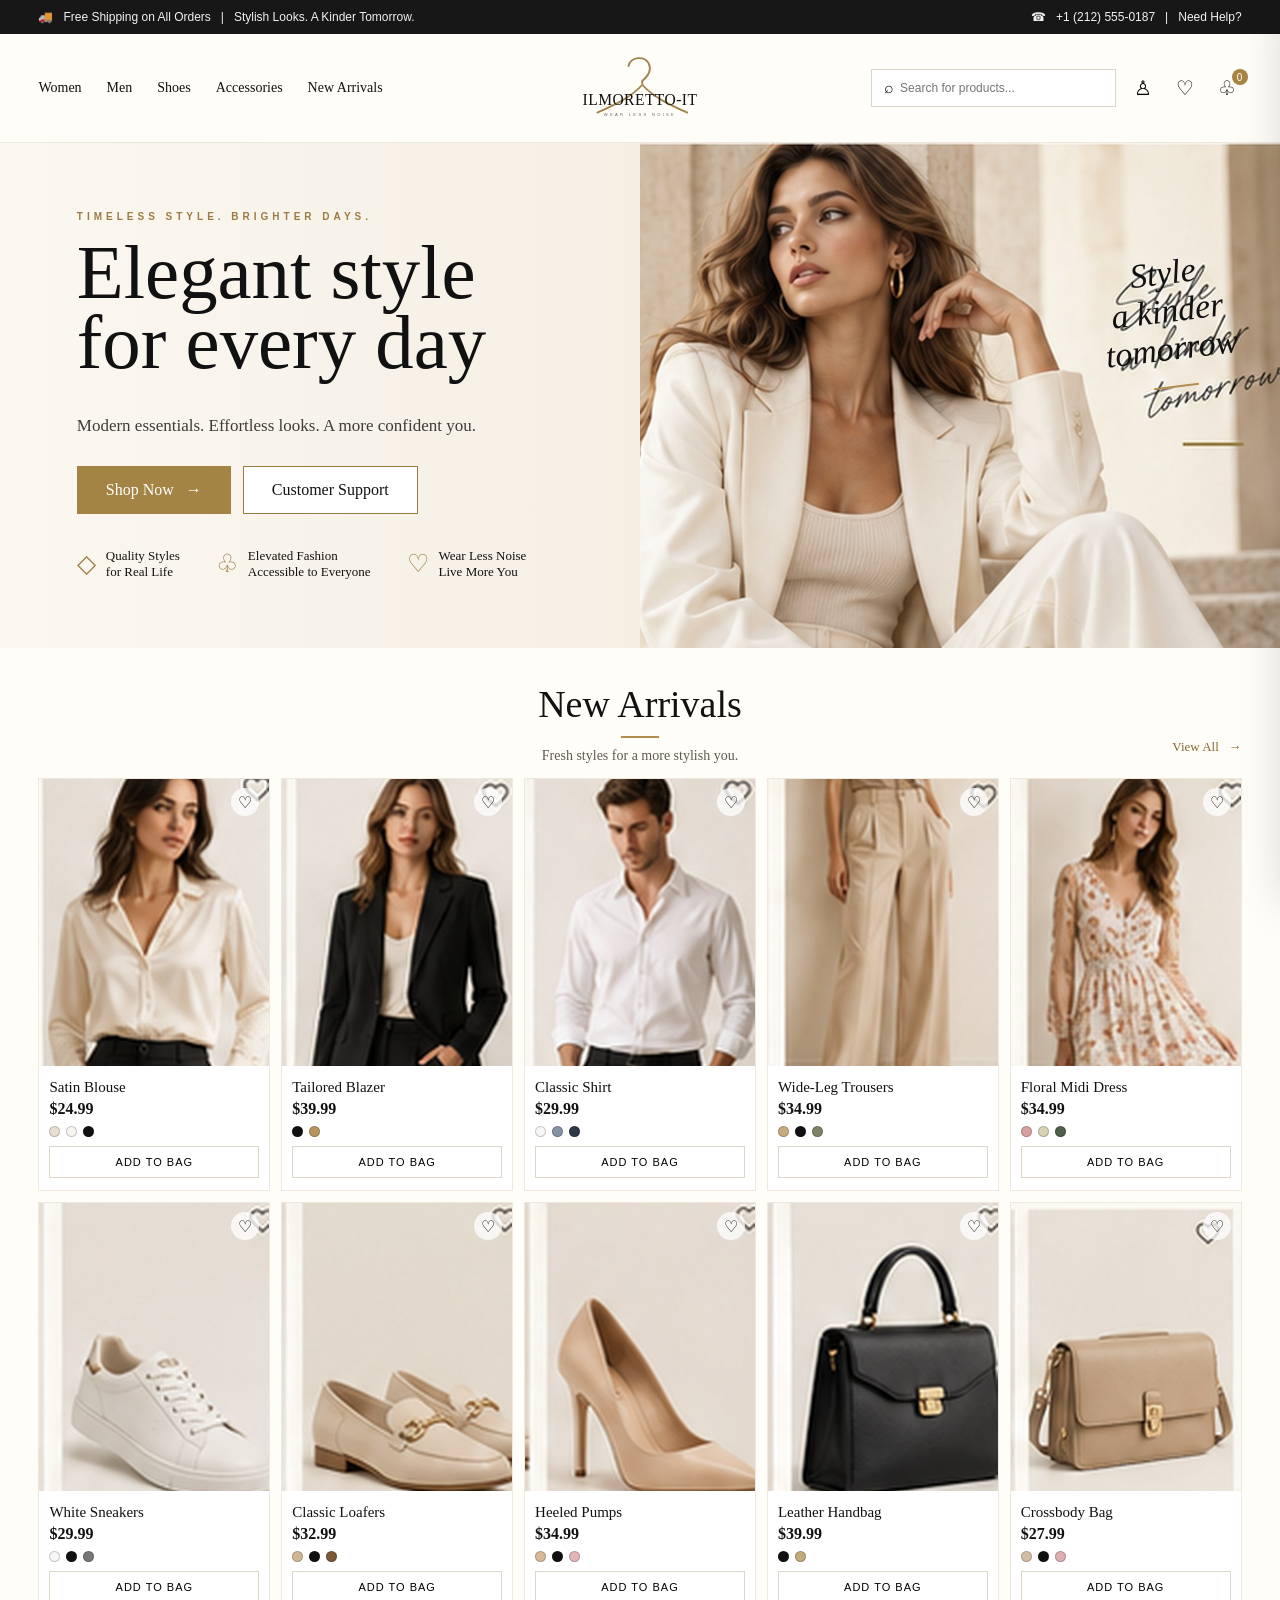
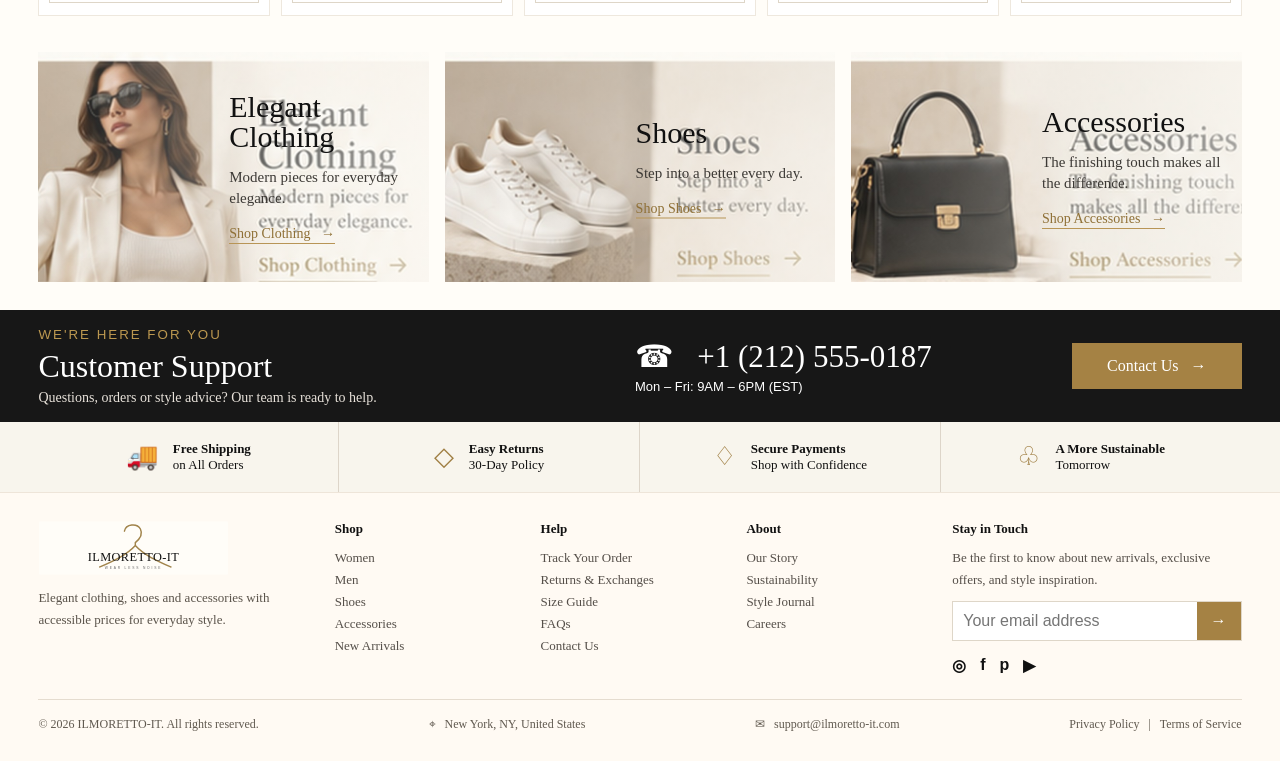
<file: index.html>
<!doctype html><html lang="en"><head><meta charset="utf-8"><meta name="viewport" content="width=device-width,initial-scale=1"><title>ILMORETTO-IT | Elegant Fashion Store</title><meta name="description" content="Elegant clothing, shoes and accessories at accessible prices."><link rel="icon" type="image/png" sizes="256x256" href="assets/images/brand/favicon.png?v=5"><link rel="apple-touch-icon" href="assets/images/brand/apple-touch-icon.png?v=5"><meta name="theme-color" content="#fffdf8"><link rel="stylesheet" href="assets/css/style.css"></head><body>
<div class="topbar"><div class="container"><span>🚚 &nbsp; Free Shipping on All Orders &nbsp; | &nbsp; Stylish Looks. A Kinder Tomorrow.</span><span>☎ &nbsp; +1 (212) 555-0187 &nbsp; | &nbsp; Need Help?</span></div></div>
<header><div class="container header-row"><nav class="nav-left"><a href="#new">Women</a><a href="#new">Men</a><a href="#new">Shoes</a><a href="#new">Accessories</a><a href="#new">New Arrivals</a></nav><a class="brand" href="#" aria-label="ILMORETTO-IT home"><picture><source srcset="assets/images/brand/logo.svg" type="image/svg+xml"><img src="assets/images/brand/logo-full.jpg" alt="ILMORETTO-IT — Wear Less Noise"></picture></a><div class="nav-right"><label class="search">⌕&nbsp;<input id="search" placeholder="Search for products..."></label><button class="iconbtn" aria-label="account">♙</button><button class="iconbtn" aria-label="wishlist">♡</button><button class="iconbtn" id="cartBtn" aria-label="bag">♧<span id="cartCount" class="badge">0</span></button></div></div></header>
<section class="hero"><div class="hero-copy"><div class="eyebrow">Timeless style. Brighter days.</div><h1>Elegant style<br>for every day</h1><p>Modern essentials. Effortless looks. A more confident you.</p><div class="hero-actions"><a href="#new" class="btn gold">Shop Now &nbsp; →</a><a href="#support" class="btn">Customer Support</a></div><div class="hero-points"><div class="point"><span class="ico">◇</span><span>Quality Styles<br>for Real Life</span></div><div class="point"><span class="ico">♧</span><span>Elevated Fashion<br>Accessible to Everyone</span></div><div class="point"><span class="ico">♡</span><span>Wear Less Noise<br>Live More You</span></div></div></div><div class="hero-image"><img src="assets/images/brand/hero.jpg" alt="Elegant ILMORETTO-IT fashion"><div class="script">Style<br>a kinder<br>tomorrow</div></div></section>
<section class="section" id="new"><div class="container"><div class="section-title"><h2>New Arrivals</h2><p>Fresh styles for a more stylish you.</p></div><a class="viewall" href="#new">View All &nbsp; →</a><div class="products" id="productGrid"></div></div></section>
<section><div class="container collections"><article class="collection"><img src="assets/images/collections/clothing.jpg"><div class="collection-copy"><h3>Elegant<br>Clothing</h3><p>Modern pieces for everyday elegance.</p><a class="shoplink" href="#new">Shop Clothing &nbsp; →</a></div></article><article class="collection"><img src="assets/images/collections/shoes.jpg"><div class="collection-copy"><h3>Shoes</h3><p>Step into a better every day.</p><a class="shoplink" href="#new">Shop Shoes &nbsp; →</a></div></article><article class="collection"><img src="assets/images/collections/accessories.jpg"><div class="collection-copy"><h3>Accessories</h3><p>The finishing touch makes all the difference.</p><a class="shoplink" href="#new">Shop Accessories &nbsp; →</a></div></article></div></section>
<section class="support" id="support"><div class="container"><div><small>WE'RE HERE FOR YOU</small><h3>Customer Support</h3><p>Questions, orders or style advice? Our team is ready to help.</p></div><div class="support-number">☎ &nbsp; +1 (212) 555-0187<span>Mon – Fri: 9AM – 6PM (EST)</span></div><a class="contact-btn" href="tel:+12125550187">Contact Us &nbsp; →</a></div></section>
<section class="trust"><div class="container"><div class="trust-item"><span class="icon">🚚</span><span><b>Free Shipping</b>on All Orders</span></div><div class="trust-item"><span class="icon">◇</span><span><b>Easy Returns</b>30-Day Policy</span></div><div class="trust-item"><span class="icon">♢</span><span><b>Secure Payments</b>Shop with Confidence</span></div><div class="trust-item"><span class="icon">♧</span><span><b>A More Sustainable</b>Tomorrow</span></div></div></section>
<footer><div class="container footer-grid"><div class="footer-logo"><picture><source srcset="assets/images/brand/logo.svg" type="image/svg+xml"><img src="assets/images/brand/logo-full.jpg" alt="ILMORETTO-IT logo"></picture><p style="margin-top:12px;color:#5a534a;font:13px/1.7 Georgia,serif">Elegant clothing, shoes and accessories with accessible prices for everyday style.</p></div><div class="footer-col"><h4>Shop</h4><a href="#new">Women</a><a href="#new">Men</a><a href="#new">Shoes</a><a href="#new">Accessories</a><a href="#new">New Arrivals</a></div><div class="footer-col"><h4>Help</h4><a href="#support">Track Your Order</a><a href="#support">Returns & Exchanges</a><a href="#support">Size Guide</a><a href="#support">FAQs</a><a href="#support">Contact Us</a></div><div class="footer-col"><h4>About</h4><a href="#">Our Story</a><a href="#">Sustainability</a><a href="#">Style Journal</a><a href="#">Careers</a></div><div class="footer-col"><h4>Stay in Touch</h4><p>Be the first to know about new arrivals, exclusive offers, and style inspiration.</p><form class="subscribe"><input type="email" required placeholder="Your email address"><button>→</button></form><div class="social"><span>◎</span><span>f</span><span>p</span><span>▶</span></div></div></div><div class="container bottom"><span>© 2026 ILMORETTO-IT. All rights reserved.</span><span>⌖ &nbsp; New York, NY, United States</span><span>✉ &nbsp; support@ilmoretto-it.com</span><span>Privacy Policy &nbsp; | &nbsp; Terms of Service</span></div></footer>
<div class="overlay" id="overlay"></div><aside class="cart-panel" id="cartPanel"><div class="cart-head"><h3 style="font-family:Georgia,serif">Your Bag</h3><button class="iconbtn" id="closeCart">×</button></div><div class="cart-items" id="cartItems"></div><div class="cart-total"><div style="display:flex;justify-content:space-between"><b>Subtotal</b><b id="cartTotal">$0.00</b></div><button class="btn gold" style="width:100%;margin-top:15px">Checkout</button></div></aside>
<script src="assets/js/products.js"></script><script src="assets/js/app.js"></script></body></html>
</file>
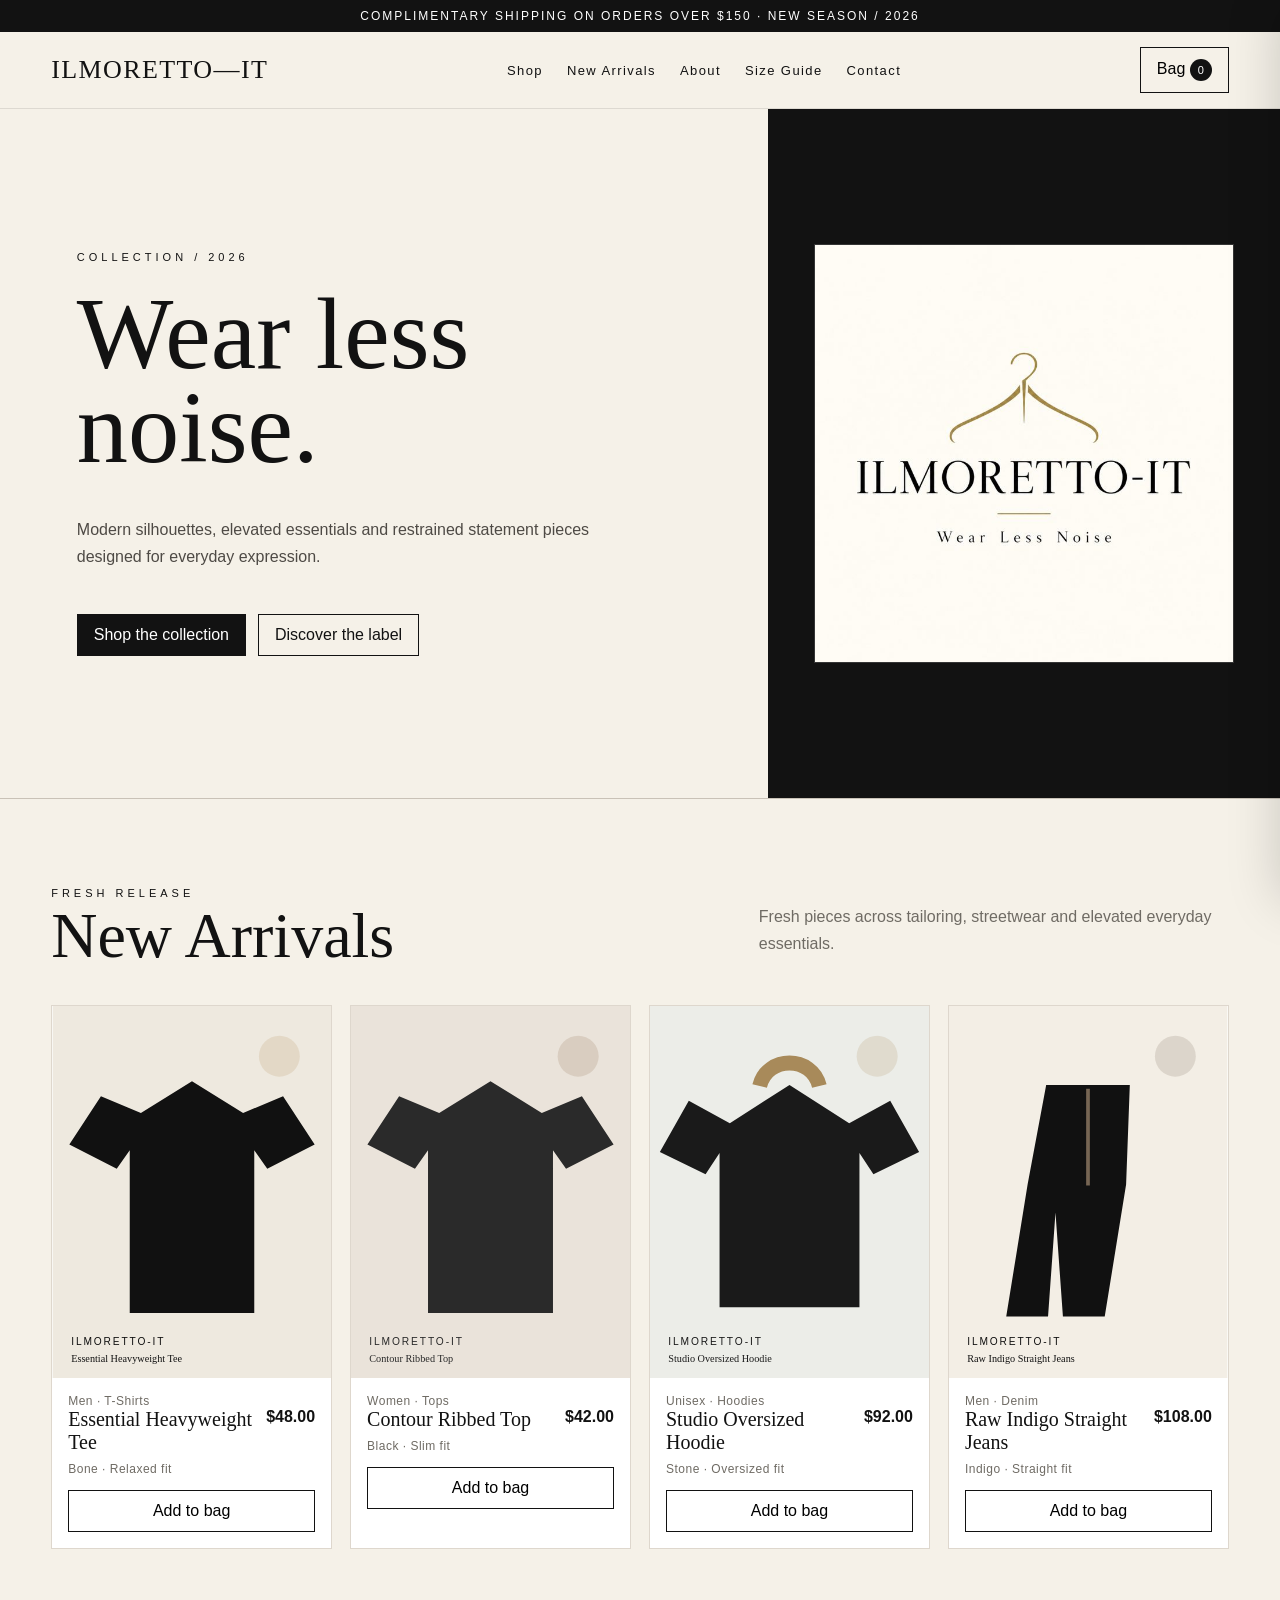
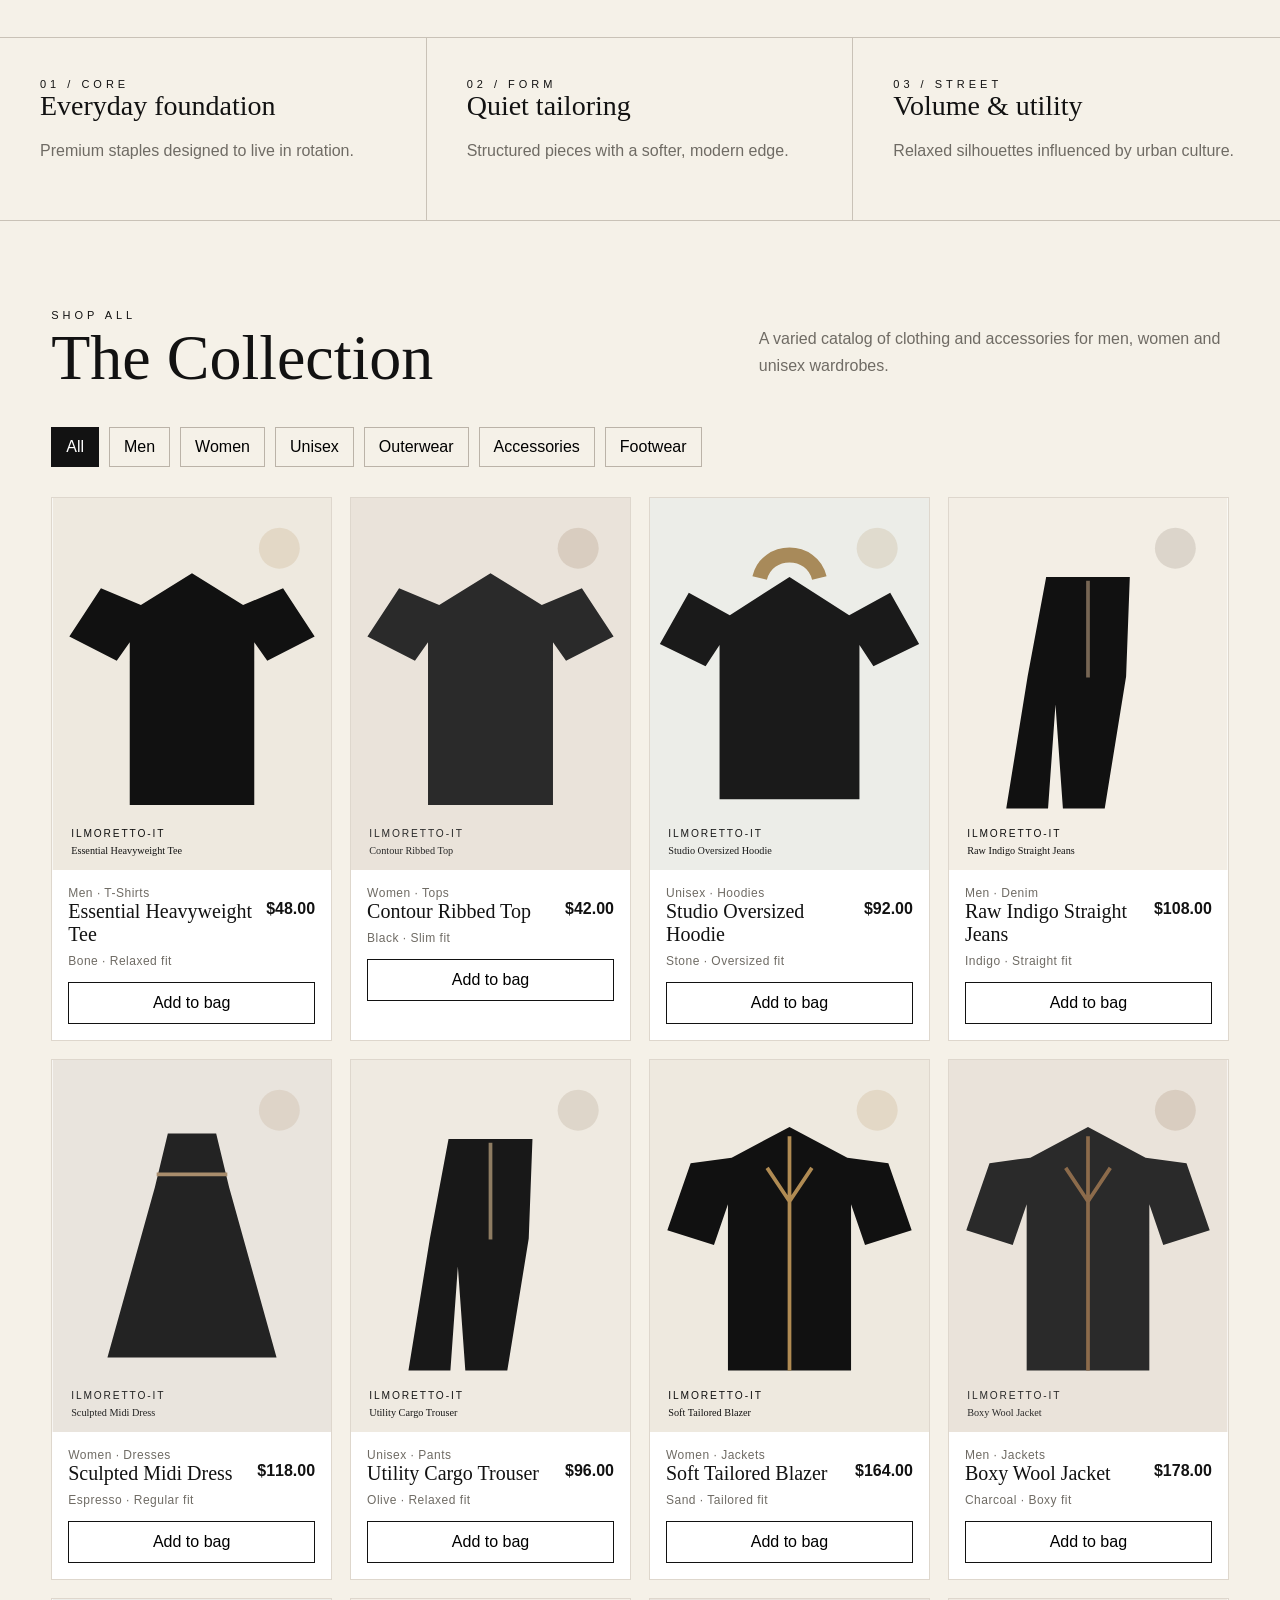
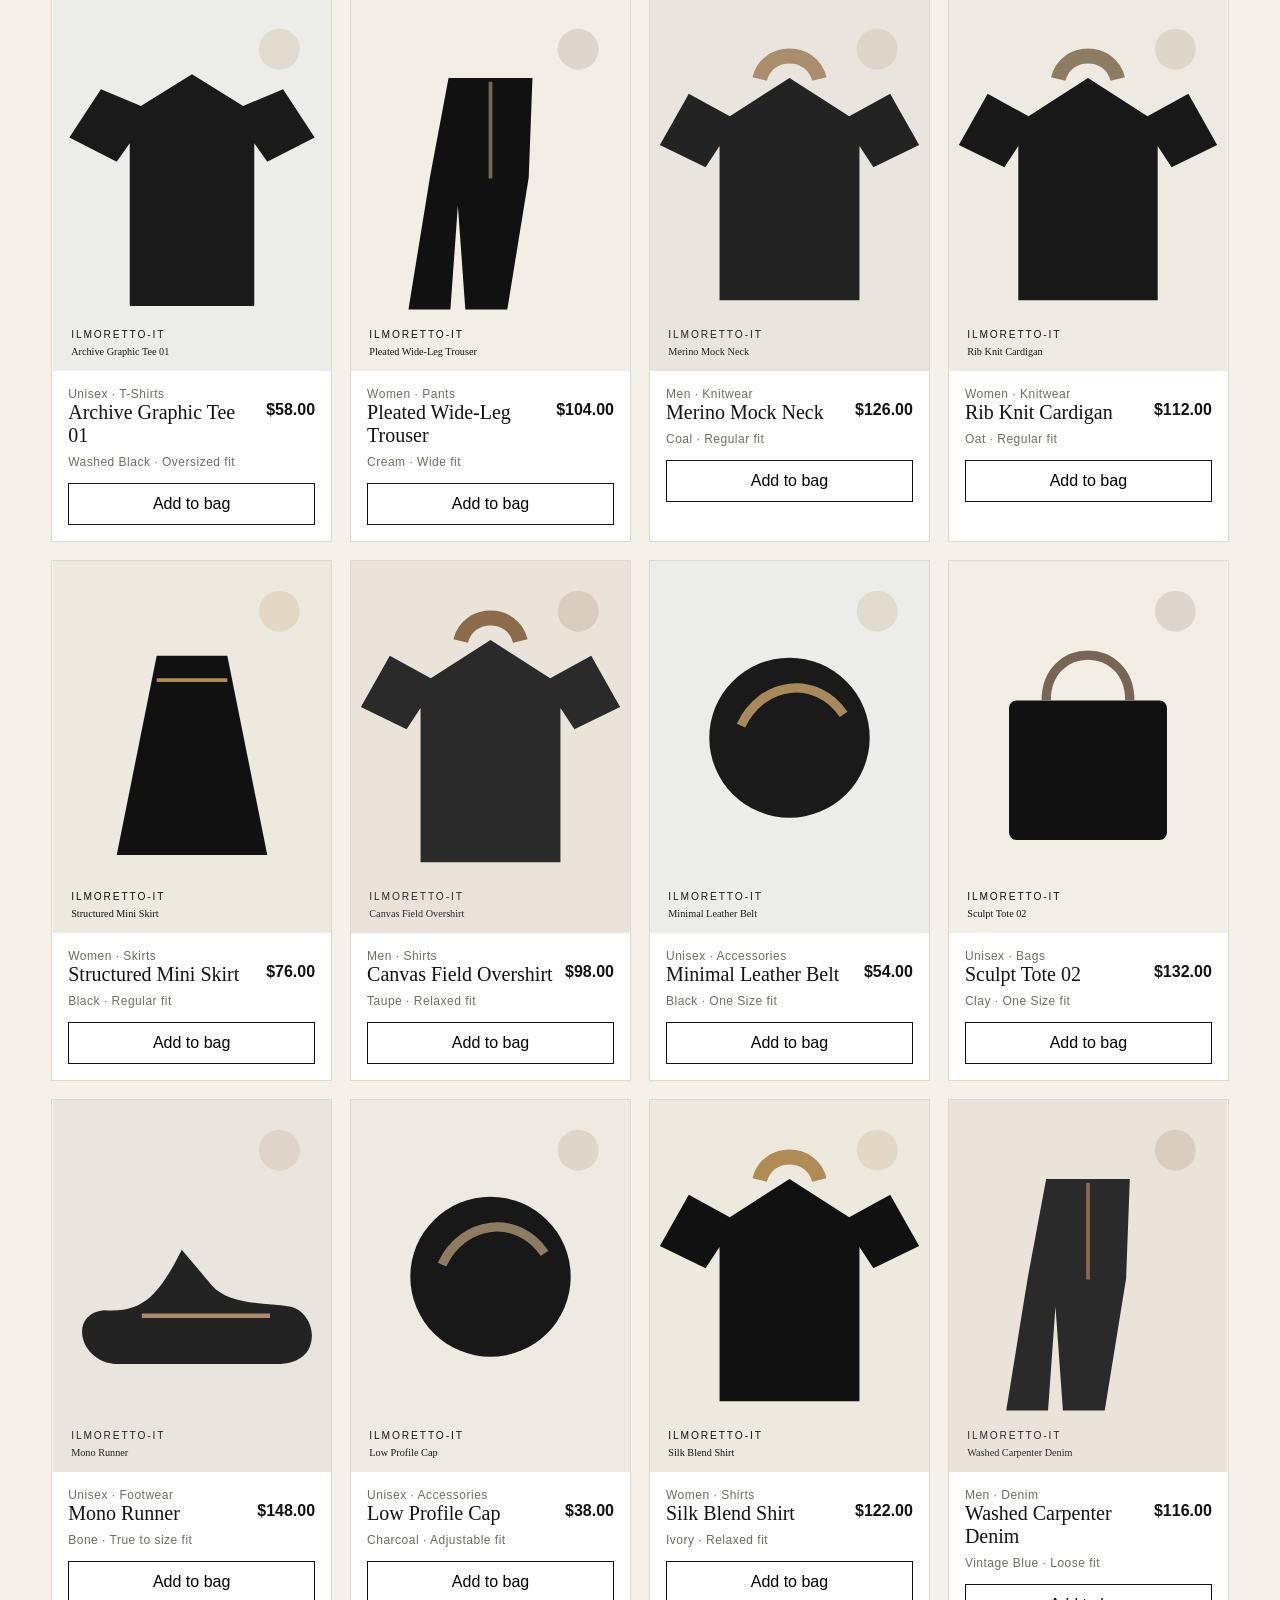
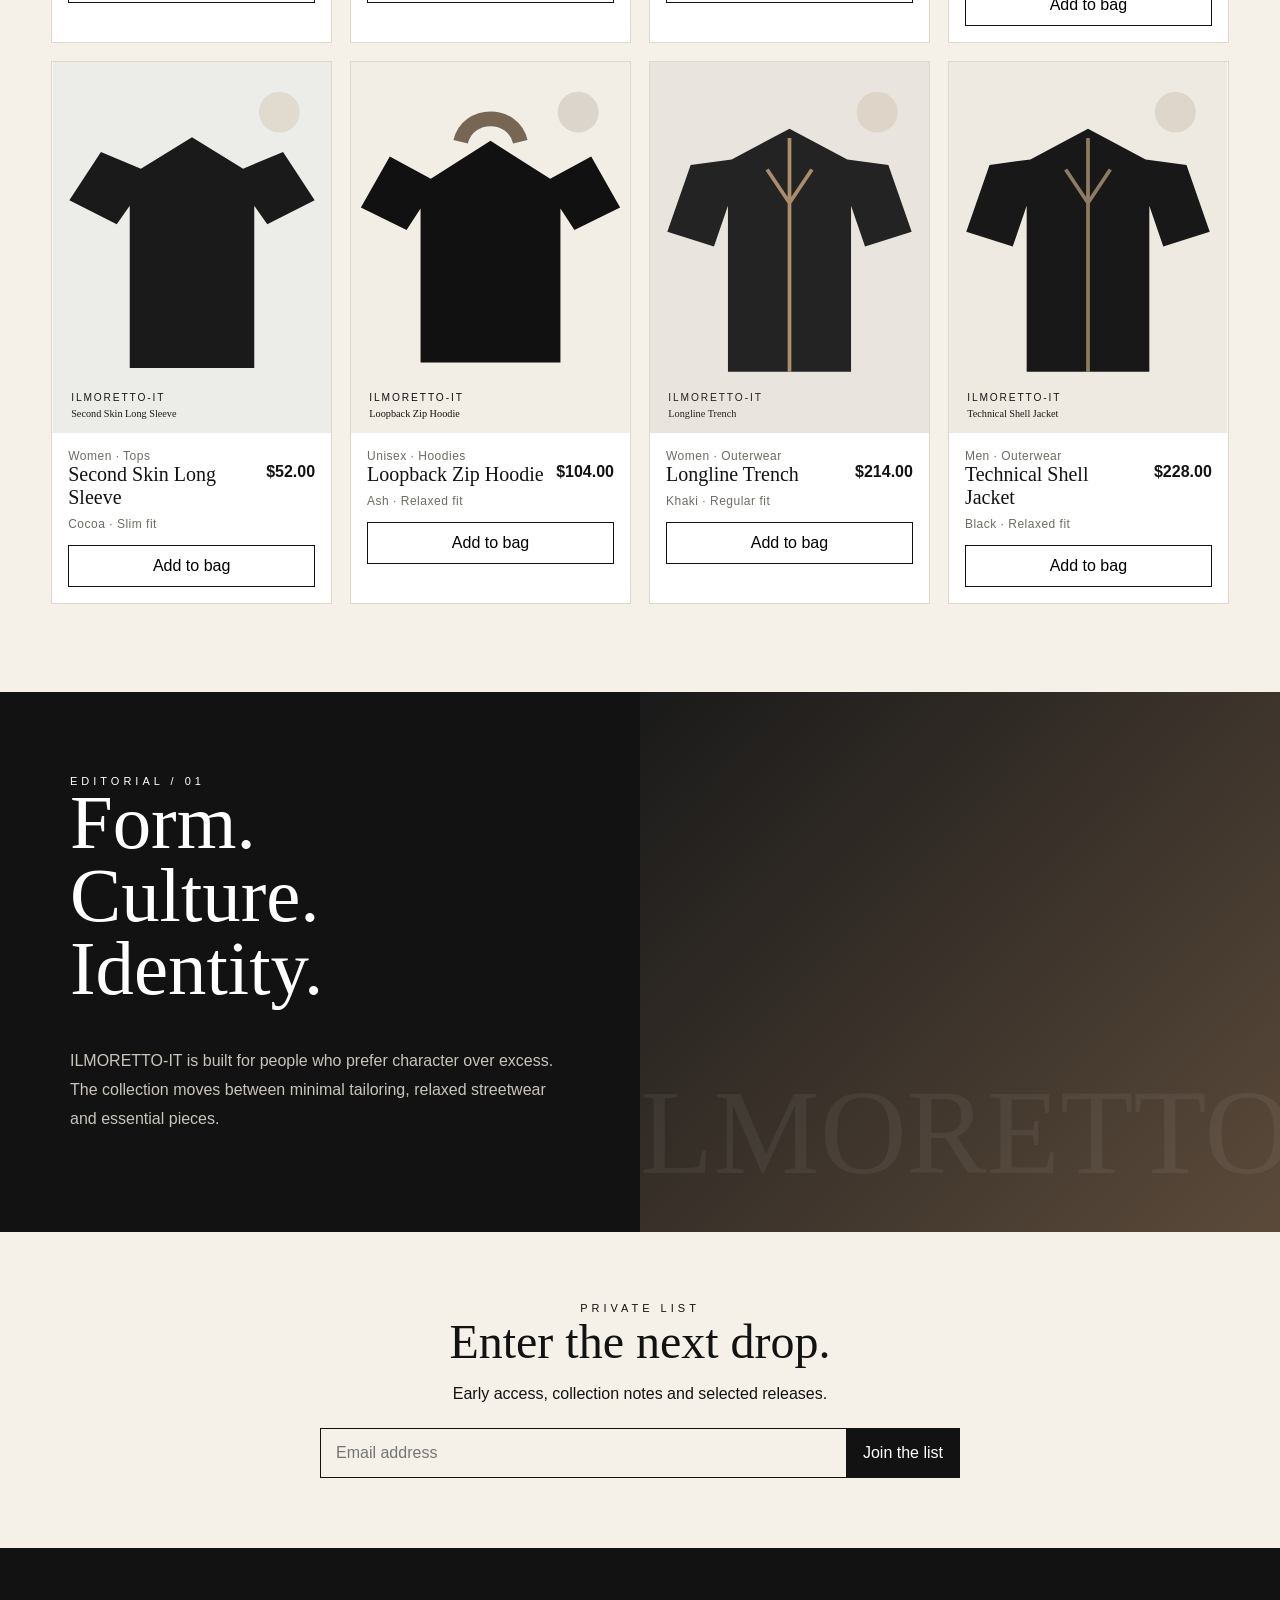
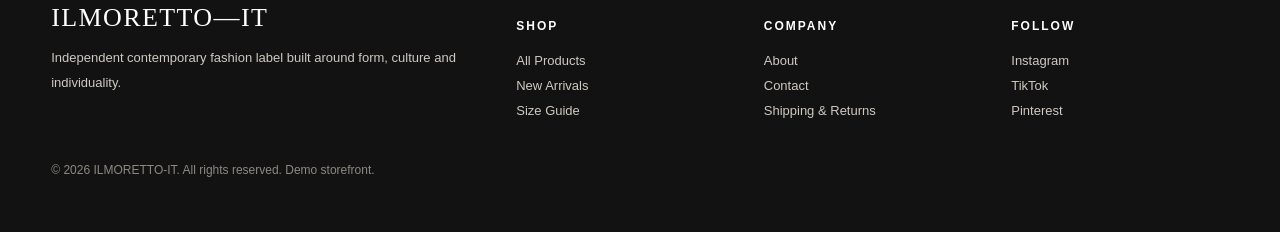
<file: ilmoretto-it-fashion-store-v2/index.html>
<!doctype html><html lang="en"><head>
<meta charset="utf-8"><meta name="viewport" content="width=device-width,initial-scale=1">
<title>ILMORETTO-IT — Contemporary Fashion</title>
<meta name="description" content="ILMORETTO-IT contemporary fashion, refined essentials and modern streetwear.">
<link rel="stylesheet" href="assets/css/style.css"></head><body>
<div class="announcement">COMPLIMENTARY SHIPPING ON ORDERS OVER $150 · NEW SEASON / 2026</div>
<header><div class="container nav">
<a class="brand" href="index.html">ILMORETTO—IT</a>
<nav class="links"><a href="index.html#shop">Shop</a><a href="index.html#new">New Arrivals</a><a href="about.html">About</a><a href="size-guide.html">Size Guide</a><a href="contact.html">Contact</a></nav>
<div class="actions"><button class="iconbtn" data-cart>Bag <span class="cartcount">0</span></button></div>
</div></header>
<section class="hero">
<div class="hero-copy">
<div class="eyebrow">Collection / 2026</div>
<h1>Wear less<br>noise.</h1>
<p>Modern silhouettes, elevated essentials and restrained statement pieces designed for everyday expression.</p>
<div class="hero-actions"><a class="btn dark" href="#shop">Shop the collection</a><a class="btn" href="about.html">Discover the label</a></div>
</div>
<div class="hero-visual"><img src="assets/images/brand/ilmoretto-logo.jpg" onerror="this.src='assets/images/brand/logo.svg'" alt="ILMORETTO-IT"></div>
</section>
<section class="section" id="new"><div class="container">
<div class="section-head"><div><div class="eyebrow">Fresh release</div><h2>New Arrivals</h2></div>
<p>Fresh pieces across tailoring, streetwear and elevated everyday essentials.</p></div>
<div class="product-grid"><article class="product">
<img src="assets/images/products/01.svg" alt="Essential Heavyweight Tee">
<div class="pbody">
<div class="small">Men · T-Shirts</div>
<div class="meta"><h3>Essential Heavyweight Tee</h3><span class="price">$48.00</span></div>
<div class="small">Bone · Relaxed fit</div>
<button class="btn" onclick="addToCart('ILM-001')">Add to bag</button>
</div></article><article class="product">
<img src="assets/images/products/02.svg" alt="Contour Ribbed Top">
<div class="pbody">
<div class="small">Women · Tops</div>
<div class="meta"><h3>Contour Ribbed Top</h3><span class="price">$42.00</span></div>
<div class="small">Black · Slim fit</div>
<button class="btn" onclick="addToCart('ILM-002')">Add to bag</button>
</div></article><article class="product">
<img src="assets/images/products/03.svg" alt="Studio Oversized Hoodie">
<div class="pbody">
<div class="small">Unisex · Hoodies</div>
<div class="meta"><h3>Studio Oversized Hoodie</h3><span class="price">$92.00</span></div>
<div class="small">Stone · Oversized fit</div>
<button class="btn" onclick="addToCart('ILM-003')">Add to bag</button>
</div></article><article class="product">
<img src="assets/images/products/04.svg" alt="Raw Indigo Straight Jeans">
<div class="pbody">
<div class="small">Men · Denim</div>
<div class="meta"><h3>Raw Indigo Straight Jeans</h3><span class="price">$108.00</span></div>
<div class="small">Indigo · Straight fit</div>
<button class="btn" onclick="addToCart('ILM-004')">Add to bag</button>
</div></article></div>
</div></section>
<div class="bands">
<div class="band"><div class="eyebrow">01 / Core</div><h3>Everyday foundation</h3><p>Premium staples designed to live in rotation.</p></div>
<div class="band"><div class="eyebrow">02 / Form</div><h3>Quiet tailoring</h3><p>Structured pieces with a softer, modern edge.</p></div>
<div class="band"><div class="eyebrow">03 / Street</div><h3>Volume & utility</h3><p>Relaxed silhouettes influenced by urban culture.</p></div>
</div>
<section class="section" id="shop"><div class="container">
<div class="section-head"><div><div class="eyebrow">Shop all</div><h2>The Collection</h2></div>
<p>A varied catalog of clothing and accessories for men, women and unisex wardrobes.</p></div>
<div class="filters">
<button class="filter active" data-filter="All">All</button>
<button class="filter" data-filter="Men">Men</button>
<button class="filter" data-filter="Women">Women</button>
<button class="filter" data-filter="Unisex">Unisex</button>
<button class="filter" data-filter="Outerwear">Outerwear</button>
<button class="filter" data-filter="Accessories">Accessories</button>
<button class="filter" data-filter="Footwear">Footwear</button>
</div>
<div class="product-grid" id="productGrid"></div>
</div></section>
<section class="editorial">
<div class="copy"><div class="eyebrow">Editorial / 01</div><h2>Form.<br>Culture.<br>Identity.</h2>
<p style="color:#c9c4bc;line-height:1.8">ILMORETTO-IT is built for people who prefer character over excess. The collection moves between minimal tailoring, relaxed streetwear and essential pieces.</p></div>
<div class="art"></div>
</section>
<section class="newsletter"><div class="container"><div class="eyebrow">Private list</div><h2>Enter the next drop.</h2><p>Early access, collection notes and selected releases.</p>
<form><input type="email" required placeholder="Email address"><button class="btn dark">Join the list</button></form></div></section>
<footer><div class="container footergrid">
<div><div class="brand">ILMORETTO—IT</div><p>Independent contemporary fashion label built around form, culture and individuality.</p></div>
<div><h4>SHOP</h4><a href="index.html#shop">All Products</a><a href="index.html#new">New Arrivals</a><a href="size-guide.html">Size Guide</a></div>
<div><h4>COMPANY</h4><a href="about.html">About</a><a href="contact.html">Contact</a><a href="#">Shipping & Returns</a></div>
<div><h4>FOLLOW</h4><a href="#">Instagram</a><a href="#">TikTok</a><a href="#">Pinterest</a></div>
</div><div class="container" style="margin-top:40px;color:#8e8981;font-size:12px">© <span class="js-year"></span> ILMORETTO-IT. All rights reserved. Demo storefront.</div></footer>
<div class="overlay" id="overlay"></div>
<aside class="drawer" id="cartDrawer">
  <div class="drawer-head"><h3>Your Bag</h3><button class="iconbtn" onclick="closeCart()">Close</button></div>
  <div class="cart-items" id="cartItems"></div>
  <div class="cart-total">
    <div class="meta"><strong>Subtotal</strong><strong id="cartTotal">$0.00</strong></div>
    <p class="small">Taxes and shipping calculated at checkout.</p>
    <button class="btn dark" style="width:100%">Checkout</button>
  </div>
</aside><script src="assets/js/app.js"></script></body></html>
</file>
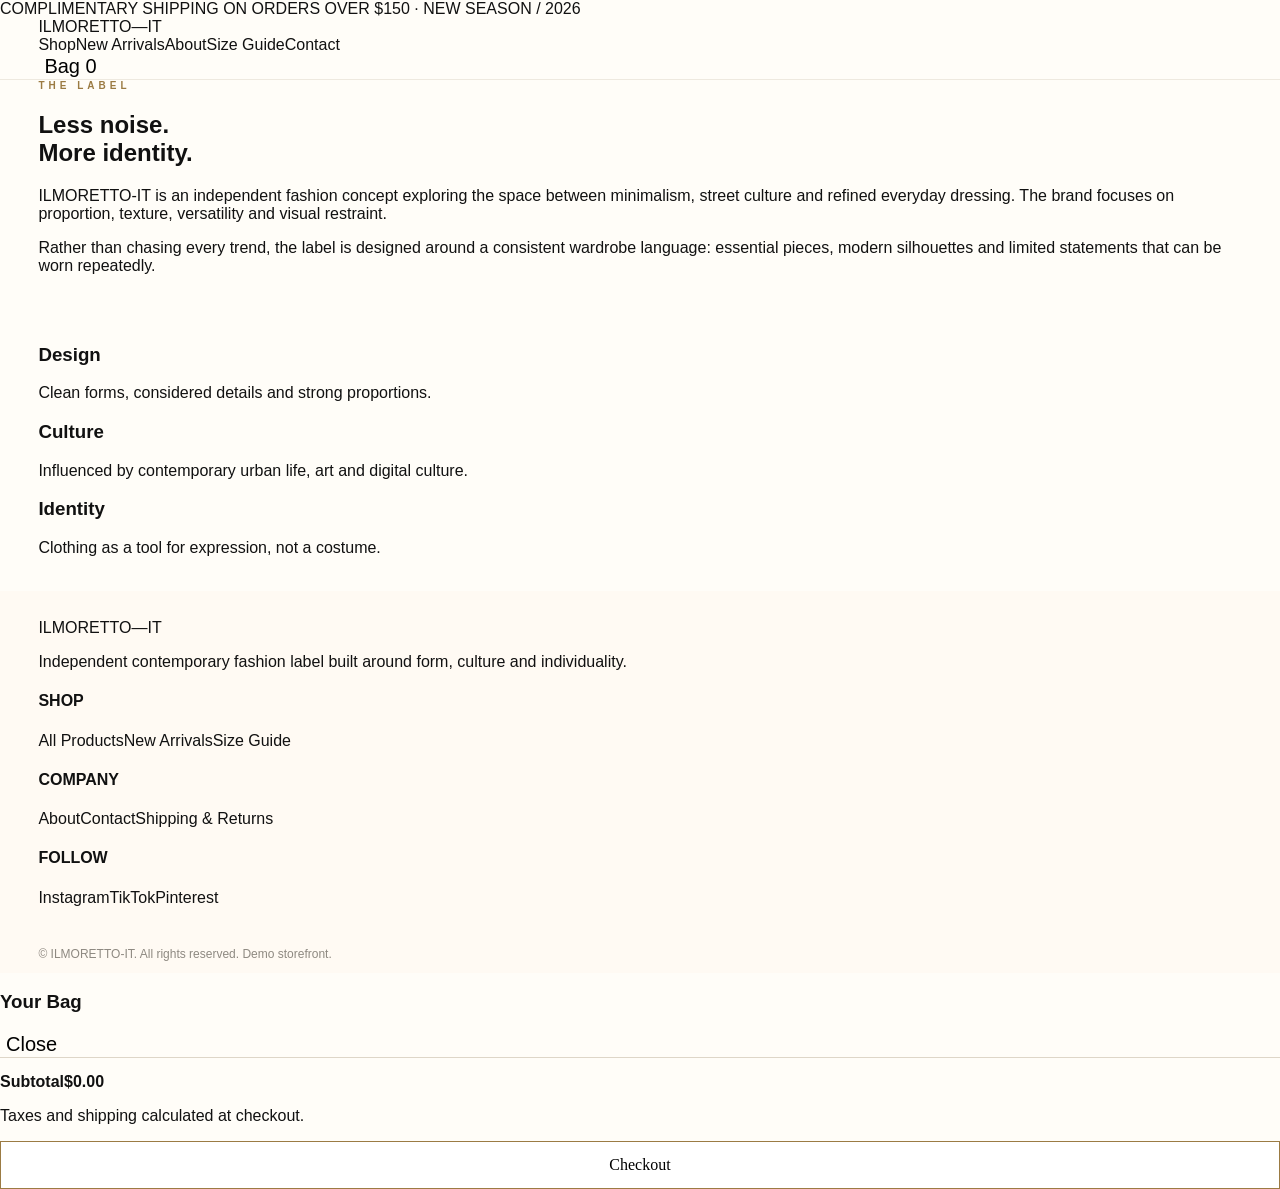
<file: about.html>
<!doctype html><html lang="en"><head><meta charset="utf-8"><meta name="viewport" content="width=device-width,initial-scale=1"><title>About — ILMORETTO-IT</title><link rel="stylesheet" href="assets/css/style.css"></head><body><div class="announcement">COMPLIMENTARY SHIPPING ON ORDERS OVER $150 · NEW SEASON / 2026</div>
<header><div class="container nav">
<a class="brand" href="index.html">ILMORETTO—IT</a>
<nav class="links"><a href="index.html#shop">Shop</a><a href="index.html#new">New Arrivals</a><a href="about.html">About</a><a href="size-guide.html">Size Guide</a><a href="contact.html">Contact</a></nav>
<div class="actions"><button class="iconbtn" data-cart>Bag <span class="cartcount">0</span></button></div>
</div></header>
<section class="pagehero"><div class="container"><div class="eyebrow">The Label</div><h1>Less noise.<br>More identity.</h1>
<div class="prose"><p>ILMORETTO-IT is an independent fashion concept exploring the space between minimalism, street culture and refined everyday dressing. The brand focuses on proportion, texture, versatility and visual restraint.</p>
<p>Rather than chasing every trend, the label is designed around a consistent wardrobe language: essential pieces, modern silhouettes and limited statements that can be worn repeatedly.</p></div></div></section>
<section class="section"><div class="container"><div class="bands">
<div class="band"><h3>Design</h3><p>Clean forms, considered details and strong proportions.</p></div>
<div class="band"><h3>Culture</h3><p>Influenced by contemporary urban life, art and digital culture.</p></div>
<div class="band"><h3>Identity</h3><p>Clothing as a tool for expression, not a costume.</p></div>
</div></div></section>
<footer><div class="container footergrid">
<div><div class="brand">ILMORETTO—IT</div><p>Independent contemporary fashion label built around form, culture and individuality.</p></div>
<div><h4>SHOP</h4><a href="index.html#shop">All Products</a><a href="index.html#new">New Arrivals</a><a href="size-guide.html">Size Guide</a></div>
<div><h4>COMPANY</h4><a href="about.html">About</a><a href="contact.html">Contact</a><a href="#">Shipping & Returns</a></div>
<div><h4>FOLLOW</h4><a href="#">Instagram</a><a href="#">TikTok</a><a href="#">Pinterest</a></div>
</div><div class="container" style="margin-top:40px;color:#8e8981;font-size:12px">© <span class="js-year"></span> ILMORETTO-IT. All rights reserved. Demo storefront.</div></footer>
<div class="overlay" id="overlay"></div>
<aside class="drawer" id="cartDrawer">
  <div class="drawer-head"><h3>Your Bag</h3><button class="iconbtn" onclick="closeCart()">Close</button></div>
  <div class="cart-items" id="cartItems"></div>
  <div class="cart-total">
    <div class="meta"><strong>Subtotal</strong><strong id="cartTotal">$0.00</strong></div>
    <p class="small">Taxes and shipping calculated at checkout.</p>
    <button class="btn dark" style="width:100%">Checkout</button>
  </div>
</aside><script src="assets/js/app.js"></script></body></html>
</file>
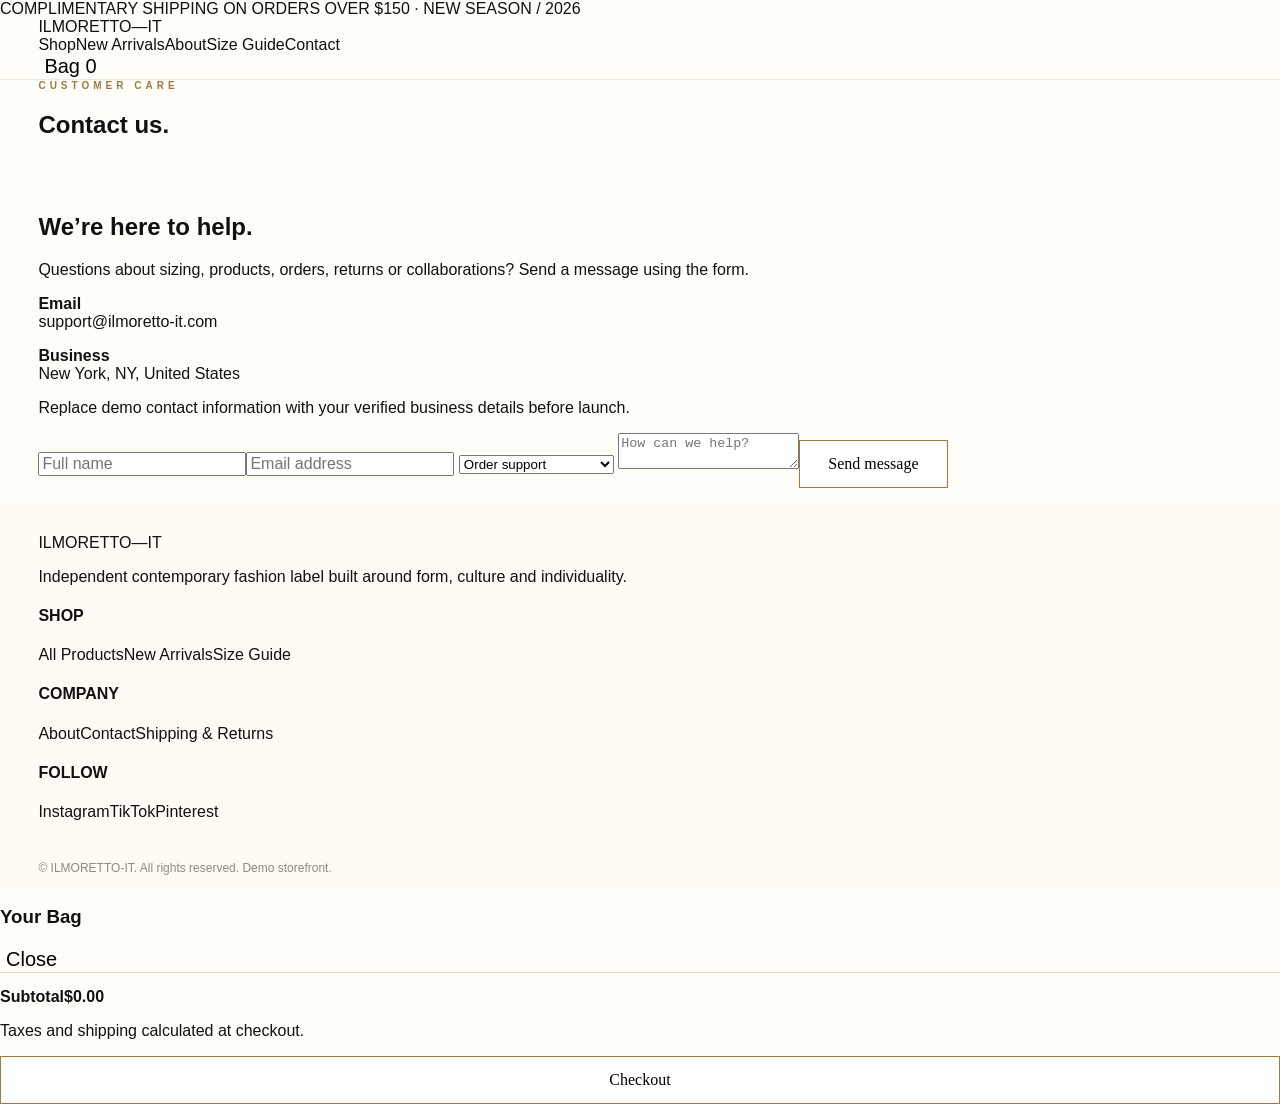
<file: contact.html>
<!doctype html><html lang="en"><head><meta charset="utf-8"><meta name="viewport" content="width=device-width,initial-scale=1"><title>Contact — ILMORETTO-IT</title><link rel="stylesheet" href="assets/css/style.css"></head><body><div class="announcement">COMPLIMENTARY SHIPPING ON ORDERS OVER $150 · NEW SEASON / 2026</div>
<header><div class="container nav">
<a class="brand" href="index.html">ILMORETTO—IT</a>
<nav class="links"><a href="index.html#shop">Shop</a><a href="index.html#new">New Arrivals</a><a href="about.html">About</a><a href="size-guide.html">Size Guide</a><a href="contact.html">Contact</a></nav>
<div class="actions"><button class="iconbtn" data-cart>Bag <span class="cartcount">0</span></button></div>
</div></header>
<section class="pagehero"><div class="container"><div class="eyebrow">Customer Care</div><h1>Contact us.</h1></div></section>
<section class="section"><div class="container contactgrid">
<div><h2>We’re here to help.</h2><div class="prose">
<p>Questions about sizing, products, orders, returns or collaborations? Send a message using the form.</p>
<p><strong>Email</strong><br>support@ilmoretto-it.com</p>
<p><strong>Business</strong><br>New York, NY, United States</p>
<p class="small">Replace demo contact information with your verified business details before launch.</p></div></div>
<form class="form" onsubmit="event.preventDefault();alert('Message received. This is a demo form.');this.reset();">
<input required placeholder="Full name"><input type="email" required placeholder="Email address">
<select><option>Order support</option><option>Product question</option><option>Returns & exchanges</option><option>Press & collaborations</option></select>
<textarea placeholder="How can we help?"></textarea><button class="btn dark">Send message</button></form>
</div></section>
<footer><div class="container footergrid">
<div><div class="brand">ILMORETTO—IT</div><p>Independent contemporary fashion label built around form, culture and individuality.</p></div>
<div><h4>SHOP</h4><a href="index.html#shop">All Products</a><a href="index.html#new">New Arrivals</a><a href="size-guide.html">Size Guide</a></div>
<div><h4>COMPANY</h4><a href="about.html">About</a><a href="contact.html">Contact</a><a href="#">Shipping & Returns</a></div>
<div><h4>FOLLOW</h4><a href="#">Instagram</a><a href="#">TikTok</a><a href="#">Pinterest</a></div>
</div><div class="container" style="margin-top:40px;color:#8e8981;font-size:12px">© <span class="js-year"></span> ILMORETTO-IT. All rights reserved. Demo storefront.</div></footer>
<div class="overlay" id="overlay"></div>
<aside class="drawer" id="cartDrawer">
  <div class="drawer-head"><h3>Your Bag</h3><button class="iconbtn" onclick="closeCart()">Close</button></div>
  <div class="cart-items" id="cartItems"></div>
  <div class="cart-total">
    <div class="meta"><strong>Subtotal</strong><strong id="cartTotal">$0.00</strong></div>
    <p class="small">Taxes and shipping calculated at checkout.</p>
    <button class="btn dark" style="width:100%">Checkout</button>
  </div>
</aside><script src="assets/js/app.js"></script></body></html>
</file>
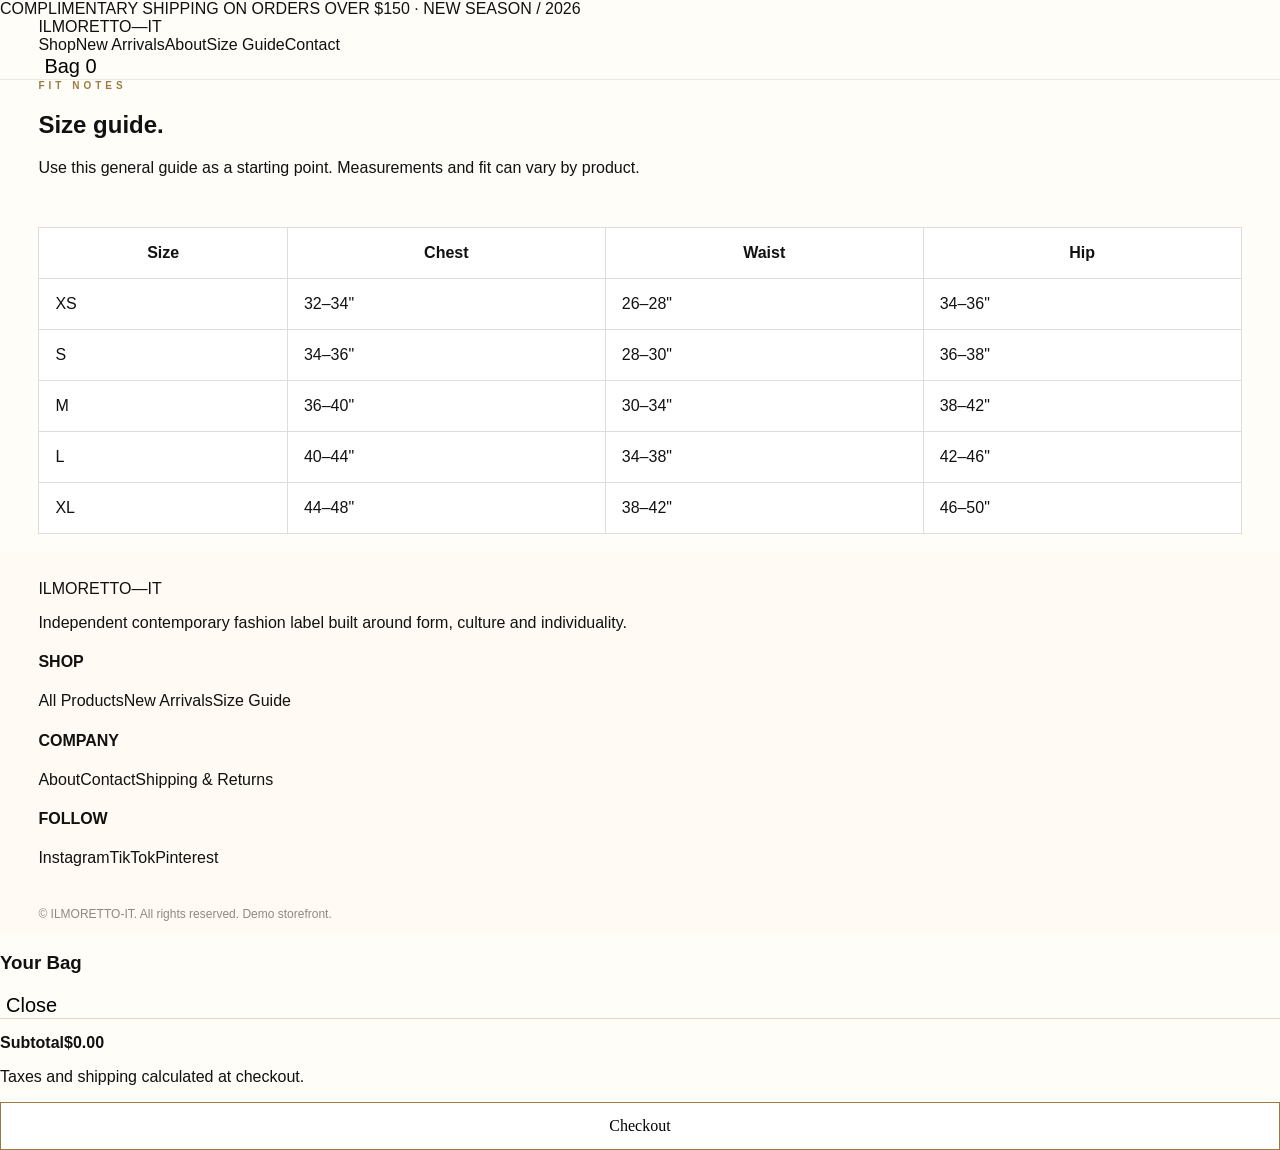
<file: size-guide.html>
<!doctype html><html lang="en"><head><meta charset="utf-8"><meta name="viewport" content="width=device-width,initial-scale=1"><title>Size Guide — ILMORETTO-IT</title><link rel="stylesheet" href="assets/css/style.css"></head><body><div class="announcement">COMPLIMENTARY SHIPPING ON ORDERS OVER $150 · NEW SEASON / 2026</div>
<header><div class="container nav">
<a class="brand" href="index.html">ILMORETTO—IT</a>
<nav class="links"><a href="index.html#shop">Shop</a><a href="index.html#new">New Arrivals</a><a href="about.html">About</a><a href="size-guide.html">Size Guide</a><a href="contact.html">Contact</a></nav>
<div class="actions"><button class="iconbtn" data-cart>Bag <span class="cartcount">0</span></button></div>
</div></header>
<section class="pagehero"><div class="container"><div class="eyebrow">Fit notes</div><h1>Size guide.</h1><div class="prose"><p>Use this general guide as a starting point. Measurements and fit can vary by product.</p></div></div></section>
<section class="section"><div class="container"><div style="overflow:auto">
<table style="width:100%;border-collapse:collapse;background:white">
<thead><tr><th style="padding:16px;border:1px solid #ddd">Size</th><th style="padding:16px;border:1px solid #ddd">Chest</th><th style="padding:16px;border:1px solid #ddd">Waist</th><th style="padding:16px;border:1px solid #ddd">Hip</th></tr></thead>
<tbody>
<tr><td style="padding:16px;border:1px solid #ddd">XS</td><td style="padding:16px;border:1px solid #ddd">32–34"</td><td style="padding:16px;border:1px solid #ddd">26–28"</td><td style="padding:16px;border:1px solid #ddd">34–36"</td></tr>
<tr><td style="padding:16px;border:1px solid #ddd">S</td><td style="padding:16px;border:1px solid #ddd">34–36"</td><td style="padding:16px;border:1px solid #ddd">28–30"</td><td style="padding:16px;border:1px solid #ddd">36–38"</td></tr>
<tr><td style="padding:16px;border:1px solid #ddd">M</td><td style="padding:16px;border:1px solid #ddd">36–40"</td><td style="padding:16px;border:1px solid #ddd">30–34"</td><td style="padding:16px;border:1px solid #ddd">38–42"</td></tr>
<tr><td style="padding:16px;border:1px solid #ddd">L</td><td style="padding:16px;border:1px solid #ddd">40–44"</td><td style="padding:16px;border:1px solid #ddd">34–38"</td><td style="padding:16px;border:1px solid #ddd">42–46"</td></tr>
<tr><td style="padding:16px;border:1px solid #ddd">XL</td><td style="padding:16px;border:1px solid #ddd">44–48"</td><td style="padding:16px;border:1px solid #ddd">38–42"</td><td style="padding:16px;border:1px solid #ddd">46–50"</td></tr>
</tbody></table></div></div></section>
<footer><div class="container footergrid">
<div><div class="brand">ILMORETTO—IT</div><p>Independent contemporary fashion label built around form, culture and individuality.</p></div>
<div><h4>SHOP</h4><a href="index.html#shop">All Products</a><a href="index.html#new">New Arrivals</a><a href="size-guide.html">Size Guide</a></div>
<div><h4>COMPANY</h4><a href="about.html">About</a><a href="contact.html">Contact</a><a href="#">Shipping & Returns</a></div>
<div><h4>FOLLOW</h4><a href="#">Instagram</a><a href="#">TikTok</a><a href="#">Pinterest</a></div>
</div><div class="container" style="margin-top:40px;color:#8e8981;font-size:12px">© <span class="js-year"></span> ILMORETTO-IT. All rights reserved. Demo storefront.</div></footer>
<div class="overlay" id="overlay"></div>
<aside class="drawer" id="cartDrawer">
  <div class="drawer-head"><h3>Your Bag</h3><button class="iconbtn" onclick="closeCart()">Close</button></div>
  <div class="cart-items" id="cartItems"></div>
  <div class="cart-total">
    <div class="meta"><strong>Subtotal</strong><strong id="cartTotal">$0.00</strong></div>
    <p class="small">Taxes and shipping calculated at checkout.</p>
    <button class="btn dark" style="width:100%">Checkout</button>
  </div>
</aside><script src="assets/js/app.js"></script></body></html>
</file>
<file: assets/css/style.css>
:root{--cream:#f8f4ec;--ivory:#fffdf8;--ink:#111111;--gold:#a88443;--line:#ded6c8;--muted:#6f675f;--soft:#eee5d8}
*{box-sizing:border-box}html{scroll-behavior:smooth}body{margin:0;background:var(--ivory);color:var(--ink);font-family:Arial,Helvetica,sans-serif}a{text-decoration:none;color:inherit}button,input{font:inherit}.container{width:min(1220px,94vw);margin:auto}
.topbar{background:#171717;color:#fff;font-size:12px}.topbar .container{height:34px;display:flex;align-items:center;justify-content:space-between;gap:20px}.topbar span{opacity:.94}
header{background:rgba(255,253,248,.96);border-bottom:1px solid #eee9df;position:sticky;top:0;z-index:50;backdrop-filter:blur(14px)}
.header-row{height:108px;display:grid;grid-template-columns:1fr auto 1fr;align-items:center;gap:25px}.nav-left{display:flex;gap:25px;font:14px Georgia,serif}.brand{display:block}.brand picture{display:block}.brand img{display:block;width:240px;height:auto;max-height:88px;object-fit:contain}.nav-right{display:flex;justify-content:flex-end;align-items:center;gap:12px}.search{display:flex;align-items:center;border:1px solid var(--line);background:white;padding:0 12px;height:38px;min-width:245px}.search input{border:0;outline:0;width:100%;font-size:12px}.iconbtn{border:0;background:transparent;font-size:20px;cursor:pointer;position:relative}.badge{position:absolute;top:-6px;right:-6px;background:var(--gold);color:white;width:16px;height:16px;border-radius:50%;font-size:10px;display:grid;place-items:center}
.hero{display:grid;grid-template-columns:1fr 1fr;background:linear-gradient(90deg,#fbf8f1,#efe5d6);min-height:505px}.hero-copy{padding:58px 6vw;display:flex;justify-content:center;flex-direction:column}.eyebrow{letter-spacing:4px;text-transform:uppercase;font-size:10px;color:#9b7b43;font-weight:700}.hero h1{font:400 clamp(56px,6vw,86px)/.92 Georgia,serif;margin:16px 0 16px}.hero p{font:17px/1.7 Georgia,serif;color:#3f3b36;max-width:590px}.hero-actions{display:flex;gap:12px;margin-top:8px}.btn{padding:14px 28px;border:1px solid #9b7b43;background:white;cursor:pointer;font-family:Georgia,serif}.btn.gold{background:#a48445;color:white;border-color:#a48445}.hero-points{display:flex;gap:36px;margin-top:34px;flex-wrap:wrap}.point{display:flex;align-items:flex-start;gap:10px;font:13px/1.25 Georgia,serif}.point .ico{font-size:25px;color:#9b7b43}.hero-image{position:relative;overflow:hidden}.hero-image img{width:100%;height:100%;object-fit:cover}.script{position:absolute;right:7%;top:22%;font:italic 34px Georgia,serif;transform:rotate(-7deg);max-width:190px;text-align:center}.script:after{content:"";display:block;width:45px;height:2px;background:#b28e4e;margin:18px auto 0}
.section{padding:34px 0 18px}.section-title{text-align:center}.section-title h2{font:400 38px Georgia,serif;margin:0}.section-title h2:after{content:"";display:block;width:38px;height:2px;background:#b28e4e;margin:10px auto}.section-title p{margin:0;color:#5f5952;font:14px Georgia,serif}.viewall{display:block;text-align:right;margin-top:-25px;color:#86682f;font:13px Georgia,serif}
.products{display:grid;grid-template-columns:repeat(5,1fr);gap:11px;margin-top:23px}.product{background:#fff;border:1px solid #eee8de;position:relative}.product img{width:100%;aspect-ratio:4/5;object-fit:cover}.wish{position:absolute;right:10px;top:9px;background:rgba(255,255,255,.75);border:0;border-radius:50%;width:28px;height:28px;cursor:pointer}.product-body{padding:9px 10px 12px}.product-name{font:15px Georgia,serif;margin-bottom:4px}.product-price{font-weight:700;font-family:Georgia,serif}.dots{display:flex;gap:6px;margin-top:8px}.dot{width:11px;height:11px;border-radius:50%;border:1px solid rgba(0,0,0,.2)}.add{width:100%;margin-top:9px;padding:9px;border:1px solid var(--line);background:#fff;cursor:pointer;font-size:11px;letter-spacing:1px;text-transform:uppercase}.add:hover{background:#111;color:white}
.collections{display:grid;grid-template-columns:repeat(3,1fr);gap:16px;padding:18px 0 14px}.collection{position:relative;min-height:230px;overflow:hidden;background:#eee6db}.collection img{width:100%;height:100%;object-fit:cover;position:absolute;inset:0}.collection:after{content:"";position:absolute;inset:0;background:linear-gradient(90deg,rgba(255,253,248,.07),rgba(255,253,248,.64))}.collection-copy{position:absolute;z-index:2;right:20px;top:50%;transform:translateY(-50%);width:46%}.collection h3{font:400 30px/1 Georgia,serif;margin:0 0 10px}.collection p{font:15px/1.4 Georgia,serif;color:#3c3935}.shoplink{color:#8f7036;font:14px Georgia,serif;border-bottom:1px solid #b89556;padding-bottom:2px}
.support{background:#171717;color:white;margin-top:14px}.support .container{min-height:112px;display:grid;grid-template-columns:1.4fr 1fr auto;align-items:center;gap:38px}.support small{color:#bc9850;letter-spacing:2px}.support h3{font:400 32px Georgia,serif;margin:5px 0}.support p{font:14px Georgia,serif;margin:0;color:#e8e2da}.support-number{font:31px Georgia,serif;white-space:nowrap}.support-number span{display:block;font:13px Arial,sans-serif;margin-top:4px}.contact-btn{padding:14px 35px;background:#a58244;border:0;color:white;font:16px Georgia,serif;white-space:nowrap}
.trust{background:#f8f5ed;border-bottom:1px solid #eee5d9}.trust .container{display:grid;grid-template-columns:repeat(4,1fr);min-height:70px}.trust-item{display:flex;gap:15px;align-items:center;justify-content:center;border-right:1px solid #ddd5c9;font:13px Georgia,serif}.trust-item:last-child{border-right:0}.trust-item b{display:block}.trust-item .icon{font-size:26px;color:#9f7e42}
footer{background:#fffaf3;padding:28px 0 12px}.footer-grid{display:grid;grid-template-columns:1.5fr repeat(3,1fr) 1.6fr;gap:25px}.footer-logo picture{display:block}.footer-logo img{display:block;width:190px;height:auto;max-height:115px;object-fit:contain}.footer-col h4{font:700 13px Georgia,serif;margin:0 0 10px}.footer-col a,.footer-col p{display:block;color:#554f49;font:13px/1.7 Georgia,serif;margin:0}.subscribe{display:flex;border:1px solid var(--line);margin-top:10px}.subscribe input{flex:1;border:0;background:white;padding:10px}.subscribe button{width:44px;border:0;background:#a58244;color:white}.social{display:flex;gap:14px;margin-top:15px;font-weight:700}.bottom{border-top:1px solid #e5dccf;margin-top:24px;padding:17px 0;display:flex;justify-content:space-between;gap:18px;flex-wrap:wrap;color:#60594f;font:12px Georgia,serif}
.cart-panel{position:fixed;right:-420px;top:0;width:min(390px,100vw);height:100vh;background:white;z-index:100;box-shadow:-20px 0 50px rgba(0,0,0,.2);transition:.25s;padding:22px;display:flex;flex-direction:column}.cart-panel.open{right:0}.cart-head{display:flex;align-items:center;justify-content:space-between;border-bottom:1px solid var(--line);padding-bottom:15px}.cart-items{flex:1;overflow:auto}.cart-item{display:grid;grid-template-columns:60px 1fr auto;gap:10px;padding:12px 0;border-bottom:1px solid #eee}.cart-item img{width:60px;height:75px;object-fit:cover}.cart-total{border-top:1px solid var(--line);padding-top:15px}.overlay{position:fixed;inset:0;background:rgba(0,0,0,.35);z-index:90;display:none}.overlay.show{display:block}
@media(max-width:980px){.header-row{grid-template-columns:1fr auto}.nav-left{display:none}.brand{grid-column:1}.nav-right{grid-column:2}.brand img{width:190px}.search{display:none}.hero{grid-template-columns:1fr}.hero-image{min-height:430px}.products{grid-template-columns:repeat(2,1fr)}.collections{grid-template-columns:1fr}.support .container{grid-template-columns:1fr;padding:25px 0}.trust .container{grid-template-columns:repeat(2,1fr)}.footer-grid{grid-template-columns:1fr 1fr}}
@media(max-width:560px){.topbar .container{justify-content:center}.topbar span:last-child{display:none}.header-row{height:82px}.brand img{width:160px}.hero-copy{padding:45px 5vw}.hero h1{font-size:53px}.hero-points{gap:16px}.products{grid-template-columns:1fr 1fr}.footer-grid{grid-template-columns:1fr}.trust .container{grid-template-columns:1fr}.trust-item{border-right:0;border-bottom:1px solid #ddd5c9}.support-number{font-size:25px}.product-name{font-size:13px}}

.logo-check{display:none}
</file>
<file: ilmoretto-it-fashion-store-v2/assets/css/style.css>
:root{--ink:#121212;--paper:#f5f1e8;--stone:#d8d0c4;--clay:#8d735d;--gold:#9c7c3c;--white:#fff;--muted:#6f6b64}
*{box-sizing:border-box}html{scroll-behavior:smooth}body{margin:0;background:var(--paper);color:var(--ink);font-family:Arial,Helvetica,sans-serif}
a{color:inherit;text-decoration:none}button,input,select,textarea{font:inherit}.container{width:min(1180px,92vw);margin:auto}
.announcement{background:var(--ink);color:white;text-align:center;padding:9px 15px;font-size:12px;letter-spacing:2px}
header{position:sticky;top:0;z-index:20;background:rgba(245,241,232,.94);backdrop-filter:blur(12px);border-bottom:1px solid rgba(18,18,18,.1)}
.nav{height:76px;display:flex;align-items:center;justify-content:space-between;gap:20px}.brand{font-family:Georgia,serif;font-size:26px;letter-spacing:1.4px}
.links{display:flex;gap:24px;font-size:13px;letter-spacing:1.4px}.actions{display:flex;gap:10px;align-items:center}
.iconbtn,.btn{border:1px solid var(--ink);background:transparent;padding:11px 16px;cursor:pointer}.btn.dark{background:var(--ink);color:white}
.cartcount{display:inline-grid;place-items:center;min-width:22px;height:22px;padding:0 6px;border-radius:999px;background:var(--ink);color:white;font-size:11px}
.hero{min-height:690px;display:grid;grid-template-columns:1.2fr .8fr;border-bottom:1px solid #c9c2b7}
.hero-copy{padding:86px max(6vw,40px);display:flex;flex-direction:column;justify-content:center}.eyebrow{font-size:11px;letter-spacing:4px;text-transform:uppercase}
.hero h1{font-family:Georgia,serif;font-weight:400;font-size:clamp(58px,8vw,118px);line-height:.92;margin:24px 0}
.hero p{max-width:560px;line-height:1.7;color:#4e4a45}.hero-actions{display:flex;gap:12px;flex-wrap:wrap;margin-top:28px}
.hero-visual{background:var(--ink);display:grid;place-items:center;overflow:hidden;min-height:520px}.hero-visual img{width:82%;max-width:620px;border:1px solid rgba(255,255,255,.15)}
.section{padding:88px 0}.section-head{display:flex;justify-content:space-between;align-items:end;gap:20px;margin-bottom:32px}.section h2{font-family:Georgia,serif;font-weight:400;font-size:clamp(36px,5vw,68px);margin:0}
.section-head p{max-width:470px;color:var(--muted);line-height:1.7}
.filters{display:flex;flex-wrap:wrap;gap:10px;margin-bottom:30px}.filter{border:1px solid #bbb3a8;background:transparent;padding:10px 14px;cursor:pointer}.filter.active{background:var(--ink);color:white;border-color:var(--ink)}
.product-grid{display:grid;grid-template-columns:repeat(4,1fr);gap:18px}.product{background:#fff;border:1px solid #ded7cd;transition:.2s}.product:hover{transform:translateY(-3px)}
.product img{width:100%;aspect-ratio:3/4;object-fit:cover;display:block}.pbody{padding:16px}.meta{display:flex;justify-content:space-between;gap:12px}.product h3{font-family:Georgia,serif;font-size:20px;font-weight:400;margin:0 0 8px}.small{font-size:12px;color:var(--muted);letter-spacing:.5px}.price{font-weight:700}
.product .btn{width:100%;margin-top:14px}.bands{display:grid;grid-template-columns:repeat(3,1fr);border-top:1px solid #c9c2b7;border-bottom:1px solid #c9c2b7}.band{padding:40px;border-right:1px solid #c9c2b7}.band:last-child{border-right:0}.band h3{font-family:Georgia,serif;font-size:28px;font-weight:400;margin:0 0 8px}.band p{color:var(--muted);line-height:1.6}
.editorial{display:grid;grid-template-columns:1fr 1fr;min-height:540px;background:var(--ink);color:white}.editorial .copy{padding:70px;display:flex;flex-direction:column;justify-content:center}.editorial h2{font-family:Georgia,serif;font-size:clamp(48px,6vw,90px);font-weight:400;line-height:.95;margin:0 0 25px}.editorial .art{background:linear-gradient(135deg,#1a1a1a,#5b4a3a);position:relative;overflow:hidden}.editorial .art:before{content:"ILMORETTO";position:absolute;inset:auto -40px 30px;white-space:nowrap;font-family:Georgia,serif;font-size:120px;color:rgba(255,255,255,.06)}
.newsletter{padding:70px 0;text-align:center}.newsletter h2{font-family:Georgia,serif;font-size:48px;font-weight:400;margin:0 0 10px}.newsletter form{display:flex;max-width:640px;margin:25px auto 0}.newsletter input{flex:1;padding:15px;border:1px solid var(--ink);background:transparent;border-right:0}
footer{background:var(--ink);color:white;padding:55px 0}.footergrid{display:grid;grid-template-columns:2fr repeat(3,1fr);gap:30px}.footergrid h4{font-size:12px;letter-spacing:2px}.footergrid a,.footergrid p{display:block;color:#cfc9c1;font-size:13px;line-height:1.9}
.drawer{position:fixed;right:-440px;top:0;width:min(420px,100%);height:100vh;background:var(--paper);z-index:40;transition:.25s;box-shadow:-20px 0 50px rgba(0,0,0,.18);padding:25px;display:flex;flex-direction:column}.drawer.open{right:0}.drawer-head{display:flex;justify-content:space-between;align-items:center}.cart-items{flex:1;overflow:auto;margin-top:20px}.cart-row{display:grid;grid-template-columns:58px 1fr auto;gap:12px;align-items:center;border-bottom:1px solid #d8d0c4;padding:12px 0}.cart-row img{width:58px;height:74px;object-fit:cover}.cart-total{border-top:1px solid #bfb7ac;padding-top:16px}.overlay{position:fixed;inset:0;background:rgba(0,0,0,.34);z-index:30;display:none}.overlay.show{display:block}
.pagehero{padding:95px 0 55px;border-bottom:1px solid #c9c2b7}.pagehero h1{font:400 clamp(48px,7vw,96px)/.95 Georgia,serif;margin:0 0 18px}.prose{max-width:820px;line-height:1.9;color:#4f4a45}.contactgrid{display:grid;grid-template-columns:1fr 1fr;gap:40px}.form{display:grid;gap:14px}.form input,.form textarea,.form select{width:100%;padding:14px;border:1px solid #bdb5aa;background:transparent}.form textarea{min-height:150px}
@media(max-width:900px){.links{display:none}.hero{grid-template-columns:1fr}.hero-copy{padding:70px 5vw}.hero-visual{min-height:420px}.product-grid{grid-template-columns:repeat(2,1fr)}.bands{grid-template-columns:1fr}.band{border-right:0;border-bottom:1px solid #c9c2b7}.editorial{grid-template-columns:1fr}.editorial .art{min-height:340px}.footergrid{grid-template-columns:1fr 1fr}.contactgrid{grid-template-columns:1fr}}
@media(max-width:560px){.nav{height:66px}.brand{font-size:20px}.product-grid{grid-template-columns:1fr}.hero h1{font-size:56px}.section{padding:65px 0}.section-head{display:block}.newsletter form{display:grid}.newsletter input{border-right:1px solid var(--ink);border-bottom:0}.footergrid{grid-template-columns:1fr}.editorial .copy{padding:45px 25px}}
</file>
